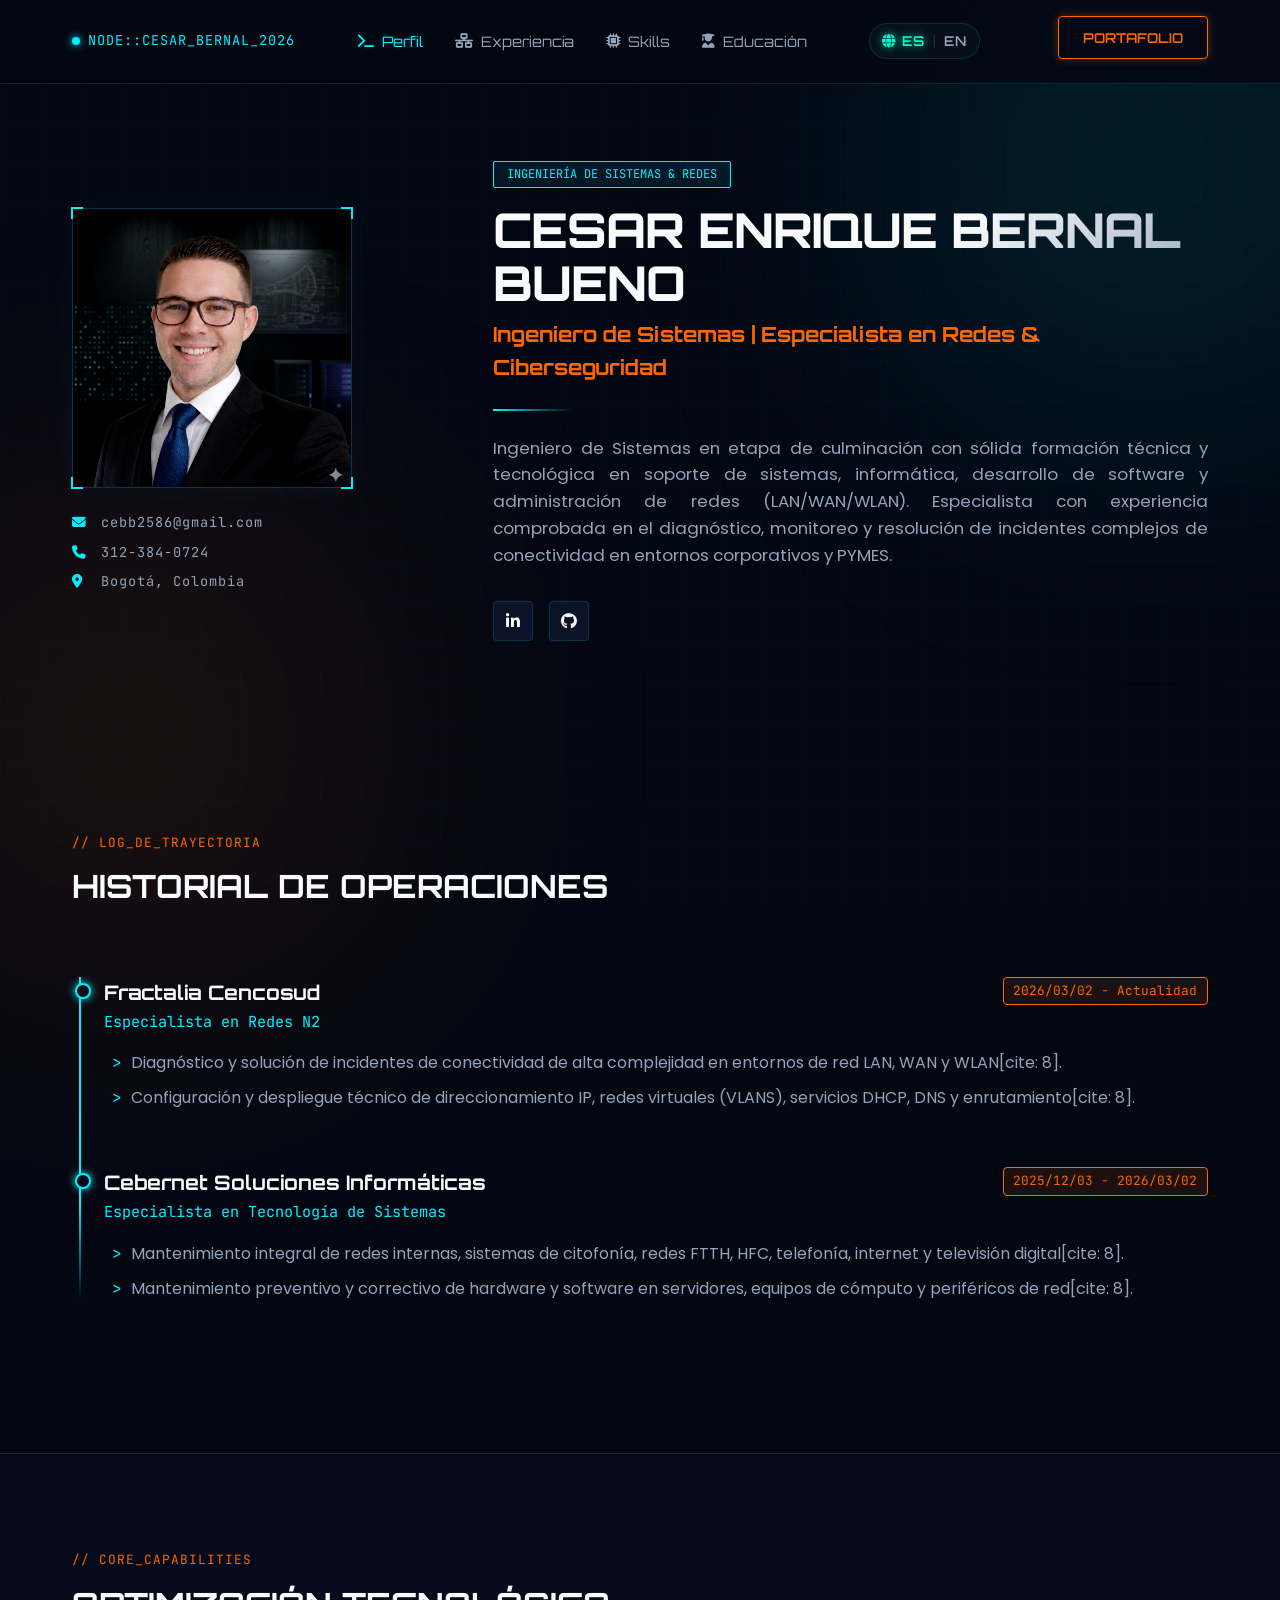
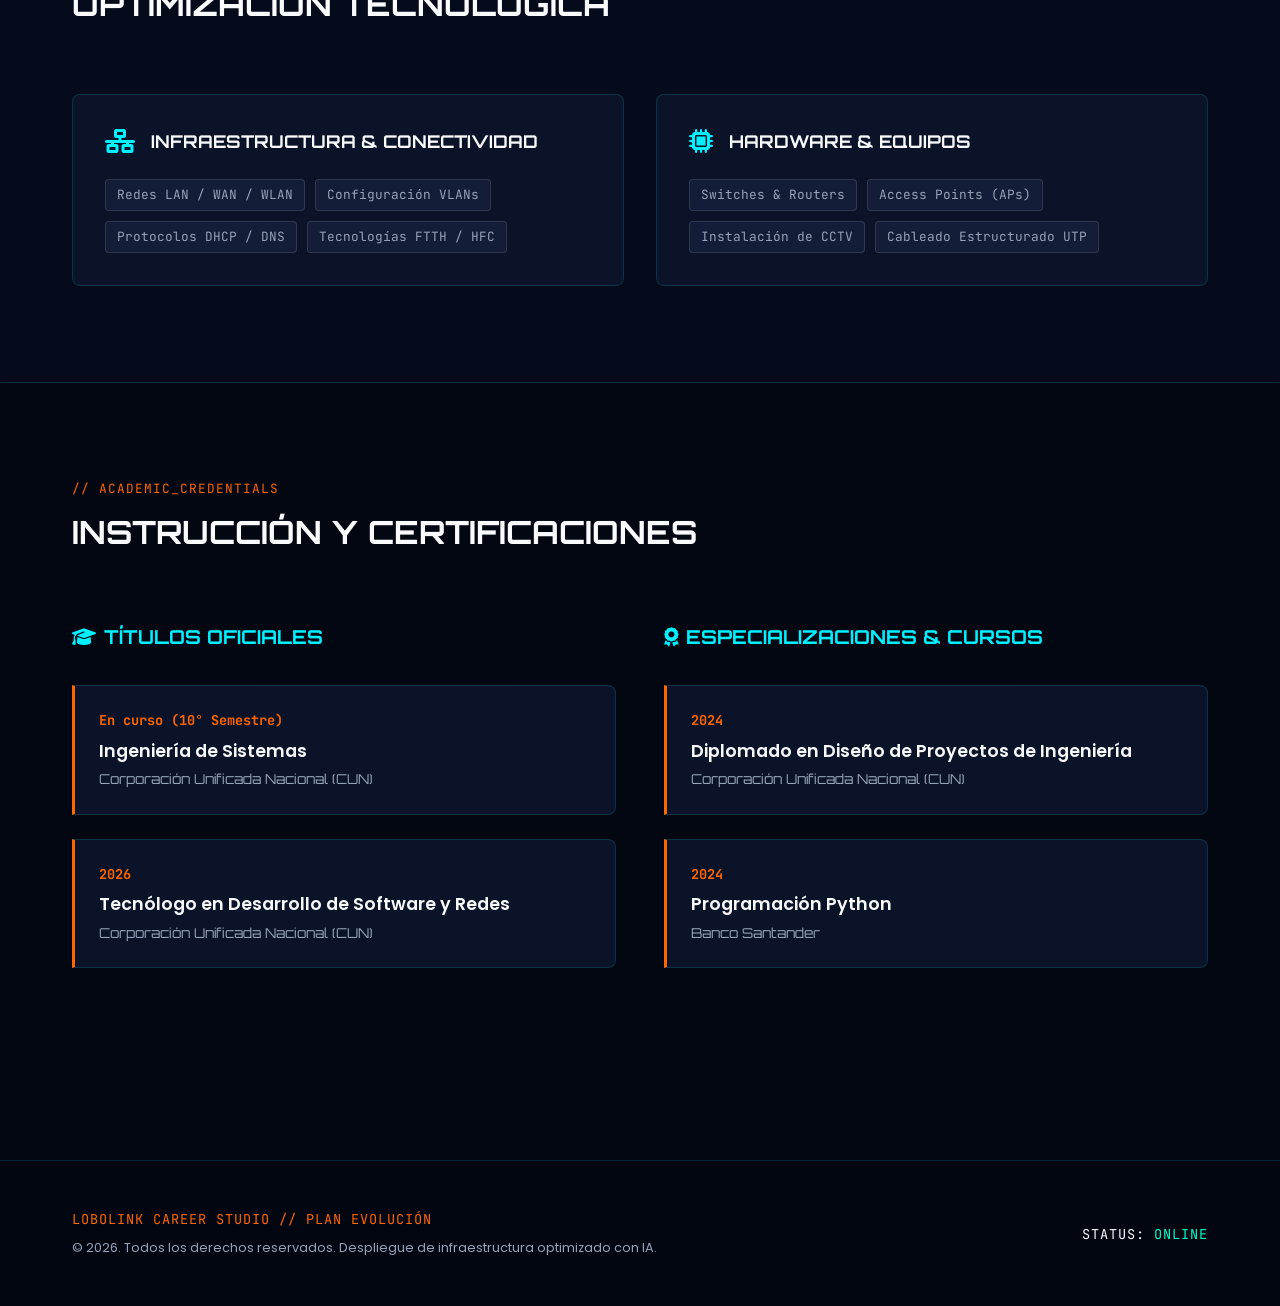
<file: index.html>
<!DOCTYPE html>
<html lang="es">
<head>
    <meta charset="UTF-8">
    <meta name="viewport" content="width=device-width, initial-scale=1.0">
    <title>Portafolio Profesional | Ecosistema de Ingeniería</title>
    
    <link rel="preconnect" href="https://fonts.googleapis.com">
    <link rel="preconnect" href="https://fonts.gstatic.com" crossorigin>
    <link href="https://fonts.googleapis.com/css2?family=Orbitron:wght@400;600;800&family=Poppins:wght@300;400;500;700&family=JetBrains+Mono:wght@400;700&display=swap" rel="stylesheet">
    <link rel="stylesheet" href="https://cdnjs.cloudflare.com/ajax/libs/font-awesome/6.4.0/css/all.min.css">
    <link rel="icon" type="image/png" href="image/logo.png">
    <link rel="stylesheet" href="css/styles.css">
</head>
<body>

    <div class="cyber-grid-overlay"></div>
    <div class="neon-glow-sphere sphere-1"></div>
    <div class="neon-glow-sphere sphere-2"></div>

    <header class="cyber-header">
        <div class="container header-flex">
            <div class="system-status">
                <span class="status-blink"></span>
                <span class="mono-text" id="sys-id">NODE::CESAR_BERNAL_2026</span>
            </div>
            <nav class="cyber-nav">
                <ul>
                    <li><a href="#perfil" class="nav-link active"><i class="fa-solid fa-terminal"></i> Perfil</a></li>
                    <li><a href="#experiencia" class="nav-link"><i class="fa-solid fa-network-wired"></i> Experiencia</a></li>
                    <li><a href="#habilidades" class="nav-link"><i class="fa-solid fa-microchip"></i> Skills</a></li>
                    <li><a href="#educacion" class="nav-link"><i class="fa-solid fa-user-graduate"></i> Educación</a></li>
                </ul>
            </nav>
            
            <div class="lang-selector-cyber">
                <a href="index.html" class="lang-btn active"><i class="fa-solid fa-globe"></i> ES</a>
                <span class="lang-separator">|</span>
                <a href="index-en.html" class="lang-btn">EN</a>
            </div>
            
            <div class="contact-cta">
                <a id="portfolio-top-link" href="portafolio.html" class="btn-neon-action">
                    <span>PORTAFOLIO</span>
                </a>
            </div>
        </div>
    </header>

    <section id="perfil" class="hero-cyber-sector">
        <div class="container hero-grid">
            <div class="profile-frame-wrapper">
                <div class="cyber-avatar-frame">
                    <img id="client-avatar" src="image/perfil.PNG" alt="Cesar Bernal Bueno" class="profile-avatar">
                    <div class="corner-element top-left"></div>
                    <div class="corner-element top-right"></div>
                    <div class="corner-element bottom-left"></div>
                    <div class="corner-element bottom-right"></div>
                </div>
                <div class="profile-comms">
                    <p class="mono-text"><i class="fa-solid fa-envelope"></i> <span id="client-email">...</span></p>
                    <p class="mono-text"><i class="fa-solid fa-phone"></i> <span id="client-phone">...</span></p>
                    <p class="mono-text"><i class="fa-solid fa-location-dot"></i> <span id="client-location">...</span></p>
                </div>
            </div>
            <div class="hero-text-content">
                <span class="cyber-badge" id="client-badge">INGENIERÍA DE SISTEMAS & REDES</span>
                <h1 id="client-name" class="tech-title">LOADING_NAME...</h1>
                <h2 id="client-title" class="sub-tech-title">LOADING_SPECIALIZATION...</h2>
                <div class="cyber-divider"></div>
                <p id="client-summary" class="profile-summary-p">
                    Cargando núcleo del perfil laboral del candidato desde el repositorio central de LoboLink...
                </p>
                <div class="social-cyber-hub">
                    <a id="client-linkedin" href="#" target="_blank" rel="noopener noreferrer" class="social-icon-btn"><i class="fa-brands fa-linkedin-in"></i></a>
                    <a id="client-github" href="#" target="_blank" rel="noopener noreferrer" class="social-icon-btn"><i class="fa-brands fa-github"></i></a>
                </div>
            </div>
        </div>
    </section>

    <section id="experiencia" class="cyber-section">
        <div class="container">
            <div class="section-heading-cyber">
                <div class="pre-title mono-text">// LOG_DE_TRAYECTORIA</div>
                <h2 class="tech-title-section">Historial de Operaciones</h2>
            </div>
            
            <div id="experience-timeline" class="timeline-cyber-wrapper"></div>
        </div>
    </section>

    <section id="habilidades" class="cyber-section alternative-bg">
        <div class="container">
            <div class="section-heading-cyber">
                <div class="pre-title mono-text">// CORE_CAPABILITIES</div>
                <h2 class="tech-title-section">Optimización Tecnológica</h2>
            </div>
            
            <div id="skills-grid" class="skills-cyber-grid"></div>
        </div>
    </section>

    <section id="educacion" class="cyber-section">
        <div class="container">
            <div class="section-heading-cyber">
                <div class="pre-title mono-text">// ACADEMIC_CREDENTIALS</div>
                <h2 class="tech-title-section">Instrucción y Certificaciones</h2>
            </div>
            
            <div class="education-dual-grid">
                <div>
                    <h3 class="block-title-cyber"><i class="fa-solid fa-graduation-cap"></i> Títulos Oficiales</h3>
                    <div id="education-container" class="cards-stack-cyber"></div>
                </div>
                <div>
                    <h3 class="block-title-cyber"><i class="fa-solid fa-award"></i> Especializaciones & Cursos</h3>
                    <div id="certifications-container" class="cards-stack-cyber"></div>
                </div>
            </div>
        </div>
    </section>

    <footer class="cyber-footer">
        <div class="container footer-flex-cyber">
            <div class="footer-brand-tech">
                <p class="mono-text">LOBOLINK CAREER STUDIO // PLAN EVOLUCIÓN</p>
                <p class="copyright-text">&copy; 2026. Todos los derechos reservados. Despliegue de infraestructura optimizado con IA.</p>
            </div>
            <div class="system-clock-box">
                <span class="mono-text">STATUS: <span style="color: #00ffcc;">ONLINE</span></span>
            </div>
        </div>
    </footer>

    <script src="js/script.js"></script>
</body>
</html>
</file>
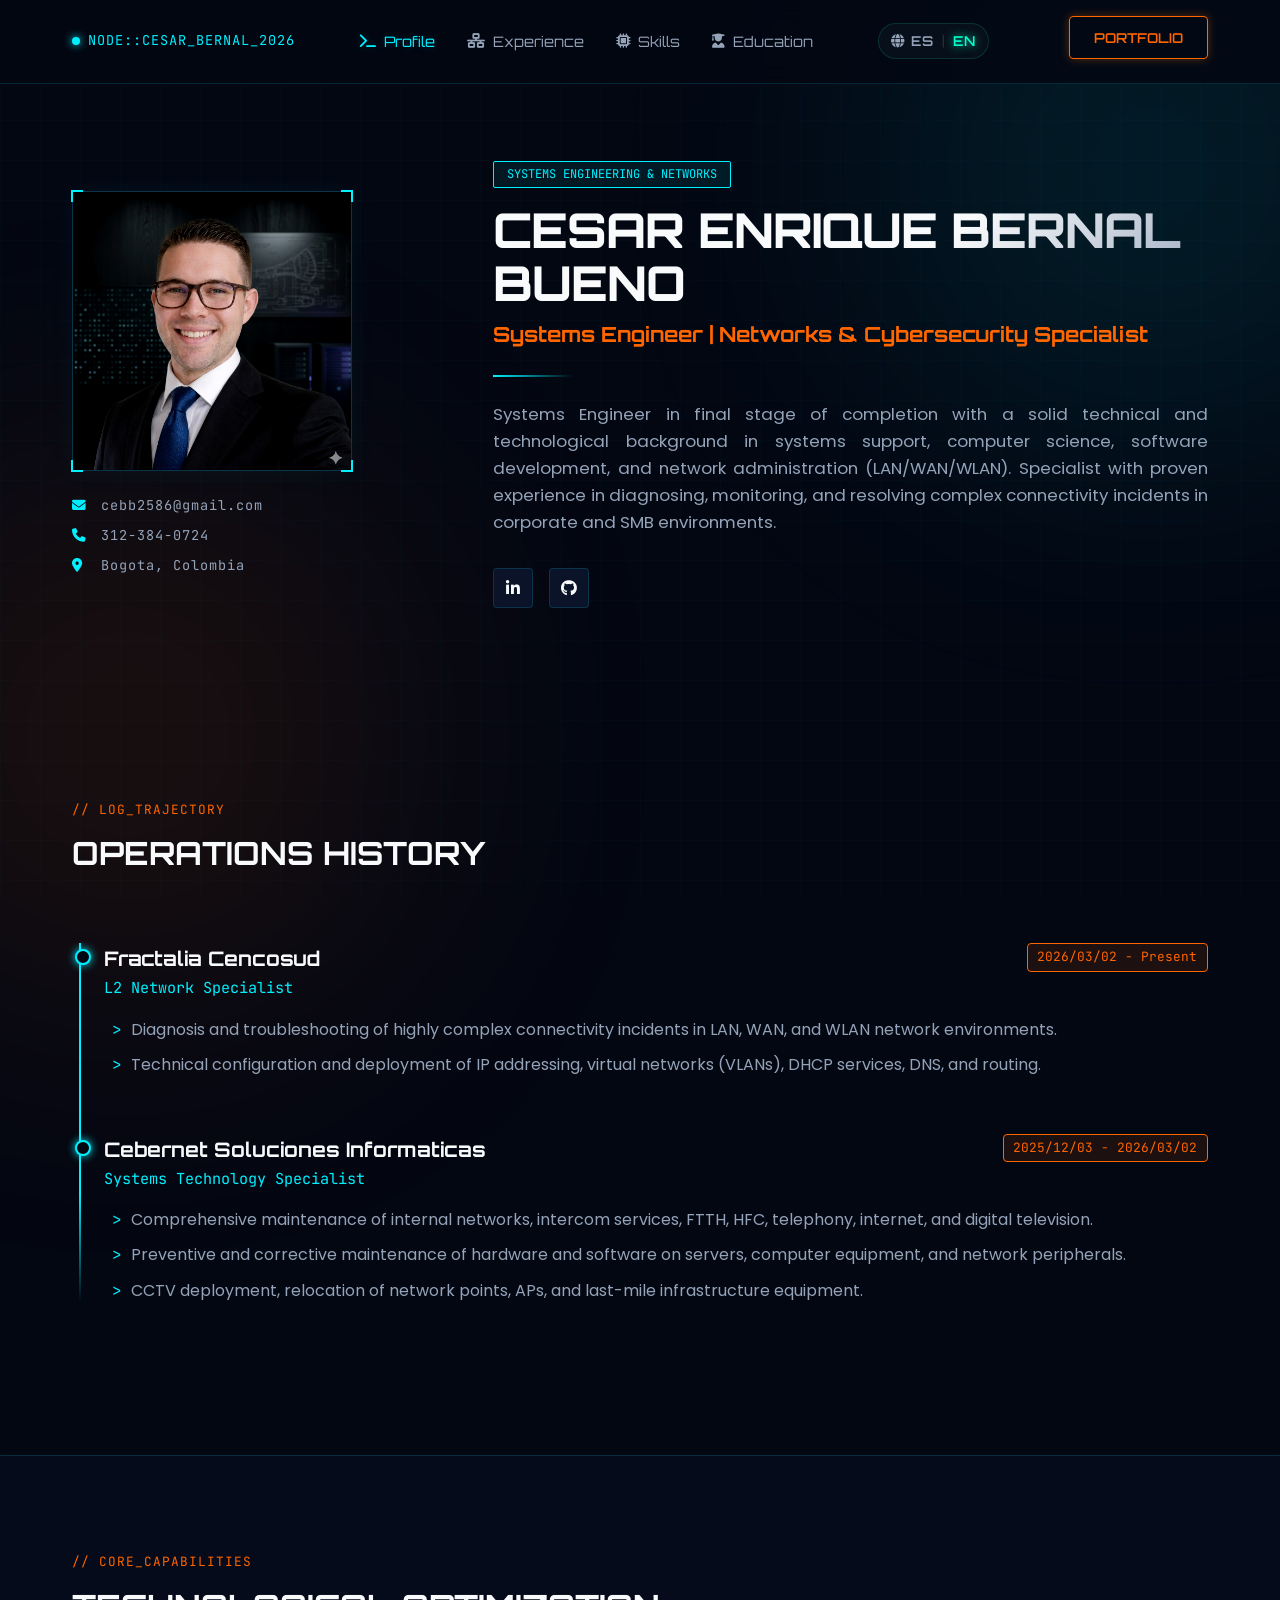
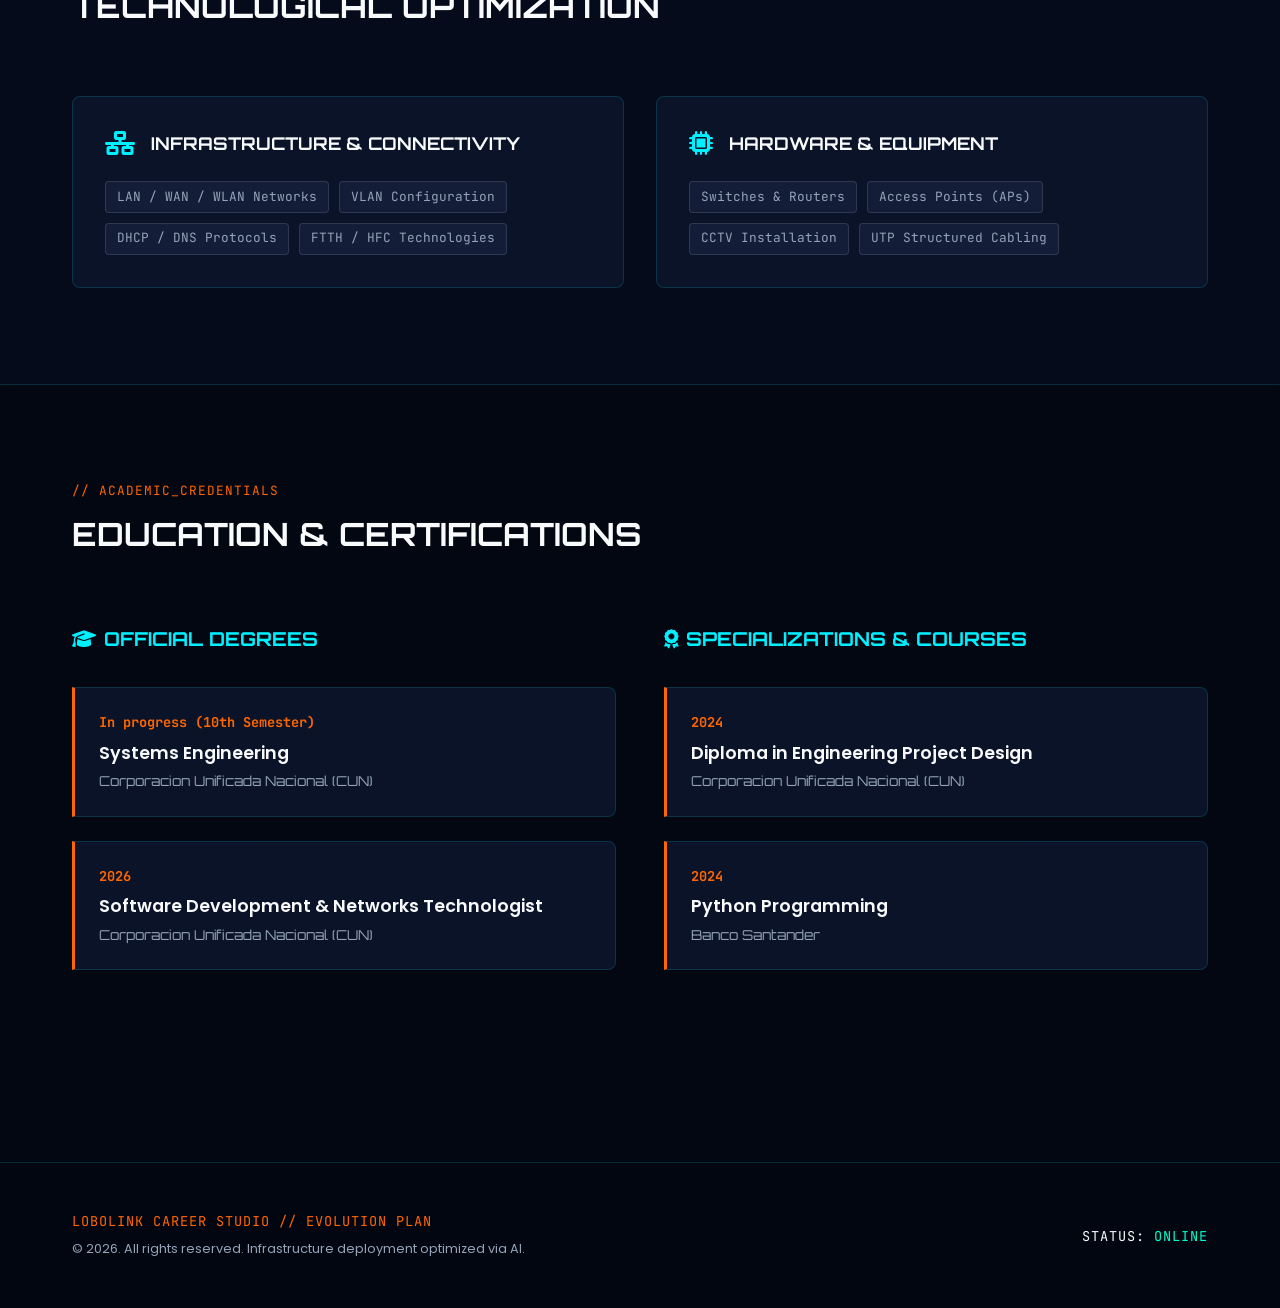
<file: index-en.html>
<!DOCTYPE html>
<html lang="en">
<head>
    <meta charset="UTF-8">
    <meta name="viewport" content="width=device-width, initial-scale=1.0">
    <title>Professional Portfolio | Engineering Ecosystem</title>
    
    <link rel="preconnect" href="https://fonts.googleapis.com">
    <link rel="preconnect" href="https://fonts.gstatic.com" crossorigin>
    <link href="https://fonts.googleapis.com/css2?family=Orbitron:wght@400;600;800&family=Poppins:wght@300;400;500;700&family=JetBrains+Mono:wght@400;700&display=swap" rel="stylesheet">
    
    <link rel="stylesheet" href="https://cdnjs.cloudflare.com/ajax/libs/font-awesome/6.4.0/css/all.min.css">
    
    <link rel="icon" type="image/png" href="image/logo.png">
    <link rel="stylesheet" href="css/styles.css">
</head>
<body>

    <div class="cyber-grid-overlay"></div>
    <div class="neon-glow-sphere sphere-1"></div>
    <div class="neon-glow-sphere sphere-2"></div>

    <header class="cyber-header">
        <div class="container header-flex">
            <div class="system-status">
                <span class="status-blink"></span>
                <span class="mono-text" id="sys-id">NODE::CESAR_BERNAL_2026</span>
            </div>
            <nav class="cyber-nav">
                <ul>
                    <li><a href="#perfil" class="nav-link active"><i class="fa-solid fa-terminal"></i> Profile</a></li>
                    <li><a href="#experiencia" class="nav-link"><i class="fa-solid fa-network-wired"></i> Experience</a></li>
                    <li><a href="#habilidades" class="nav-link"><i class="fa-solid fa-microchip"></i> Skills</a></li>
                    <li><a href="#educacion" class="nav-link"><i class="fa-solid fa-user-graduate"></i> Education</a></li>
                </ul>
            </nav>

            <div class="lang-selector-cyber">
                <a href="index.html" class="lang-btn"><i class="fa-solid fa-globe"></i> ES</a>
                <span class="lang-separator">|</span>
                <a href="index-en.html" class="lang-btn active">EN</a>
            </div>

            <div class="contact-cta">
                <a id="portfolio-top-link" href="portafolio-en.html" class="btn-neon-action">
                    <span>PORTFOLIO</span>
                </a>
            </div>
        </div>
    </header>

    <section id="perfil" class="hero-cyber-sector">
        <div class="container hero-grid">
            <div class="profile-frame-wrapper">
                <div class="cyber-avatar-frame">
                    <img id="client-avatar" src="image/perfil.PNG" alt="Cesar Bernal Bueno" class="profile-avatar">
                    <div class="corner-element top-left"></div>
                    <div class="corner-element top-right"></div>
                    <div class="corner-element bottom-left"></div>
                    <div class="corner-element bottom-right"></div>
                </div>
                <div class="profile-comms">
                    <p class="mono-text"><i class="fa-solid fa-envelope"></i> <span id="client-email">...</span></p>
                    <p class="mono-text"><i class="fa-solid fa-phone"></i> <span id="client-phone">...</span></p>
                    <p class="mono-text"><i class="fa-solid fa-location-dot"></i> <span id="client-location">...</span></p>
                </div>
            </div>
            <div class="hero-text-content">
                <span class="cyber-badge" id="client-badge">SYSTEMS ENGINEERING & NETWORKS</span>
                <h1 id="client-name" class="tech-title">LOADING_NAME...</h1>
                <h2 id="client-title" class="sub-tech-title">LOADING_SPECIALIZATION...</h2>
                <div class="cyber-divider"></div>
                <p id="client-summary" class="profile-summary-p">
                    Loading core profile parameters from LoboLink central repository...
                </p>
                <div class="social-cyber-hub">
                    <a id="client-linkedin" href="#" target="_blank" rel="noopener noreferrer" class="social-icon-btn"><i class="fa-brands fa-linkedin-in"></i></a>
                    <a id="client-github" href="#" target="_blank" rel="noopener noreferrer" class="social-icon-btn"><i class="fa-brands fa-github"></i></a>
                </div>
            </div>
        </div>
    </section>

    <section id="experiencia" class="cyber-section">
        <div class="container">
            <div class="section-heading-cyber">
                <div class="pre-title mono-text">// LOG_TRAJECTORY</div>
                <h2 class="tech-title-section">Operations History</h2>
            </div>
            
            <div id="experience-timeline" class="timeline-cyber-wrapper"></div>
        </div>
    </section>

    <section id="habilidades" class="cyber-section alternative-bg">
        <div class="container">
            <div class="section-heading-cyber">
                <div class="pre-title mono-text">// CORE_CAPABILITIES</div>
                <h2 class="tech-title-section">Technological Optimization</h2>
            </div>
            
            <div id="skills-grid" class="skills-cyber-grid"></div>
        </div>
    </section>

    <section id="educacion" class="cyber-section">
        <div class="container">
            <div class="section-heading-cyber">
                <div class="pre-title mono-text">// ACADEMIC_CREDENTIALS</div>
                <h2 class="tech-title-section">Education & Certifications</h2>
            </div>
            
            <div class="education-dual-grid">
                <div>
                    <h3 class="block-title-cyber"><i class="fa-solid fa-graduation-cap"></i> Official Degrees</h3>
                    <div id="education-container" class="cards-stack-cyber"></div>
                </div>
                <div>
                    <h3 class="block-title-cyber"><i class="fa-solid fa-award"></i> Specializations & Courses</h3>
                    <div id="certifications-container" class="cards-stack-cyber"></div>
                </div>
            </div>
        </div>
    </section>

    <footer class="cyber-footer">
        <div class="container footer-flex-cyber">
            <div class="footer-brand-tech">
                <p class="mono-text">LOBOLINK CAREER STUDIO // EVOLUTION PLAN</p>
                <p class="copyright-text">&copy; 2026. All rights reserved. Infrastructure deployment optimized via AI.</p>
            </div>
            <div class="system-clock-box">
                <span class="mono-text">STATUS: <span style="color: #00ffcc;">ONLINE</span></span>
            </div>
        </div>
    </footer>

    <script src="js/script.js"></script>
</body>
</html>
</file>
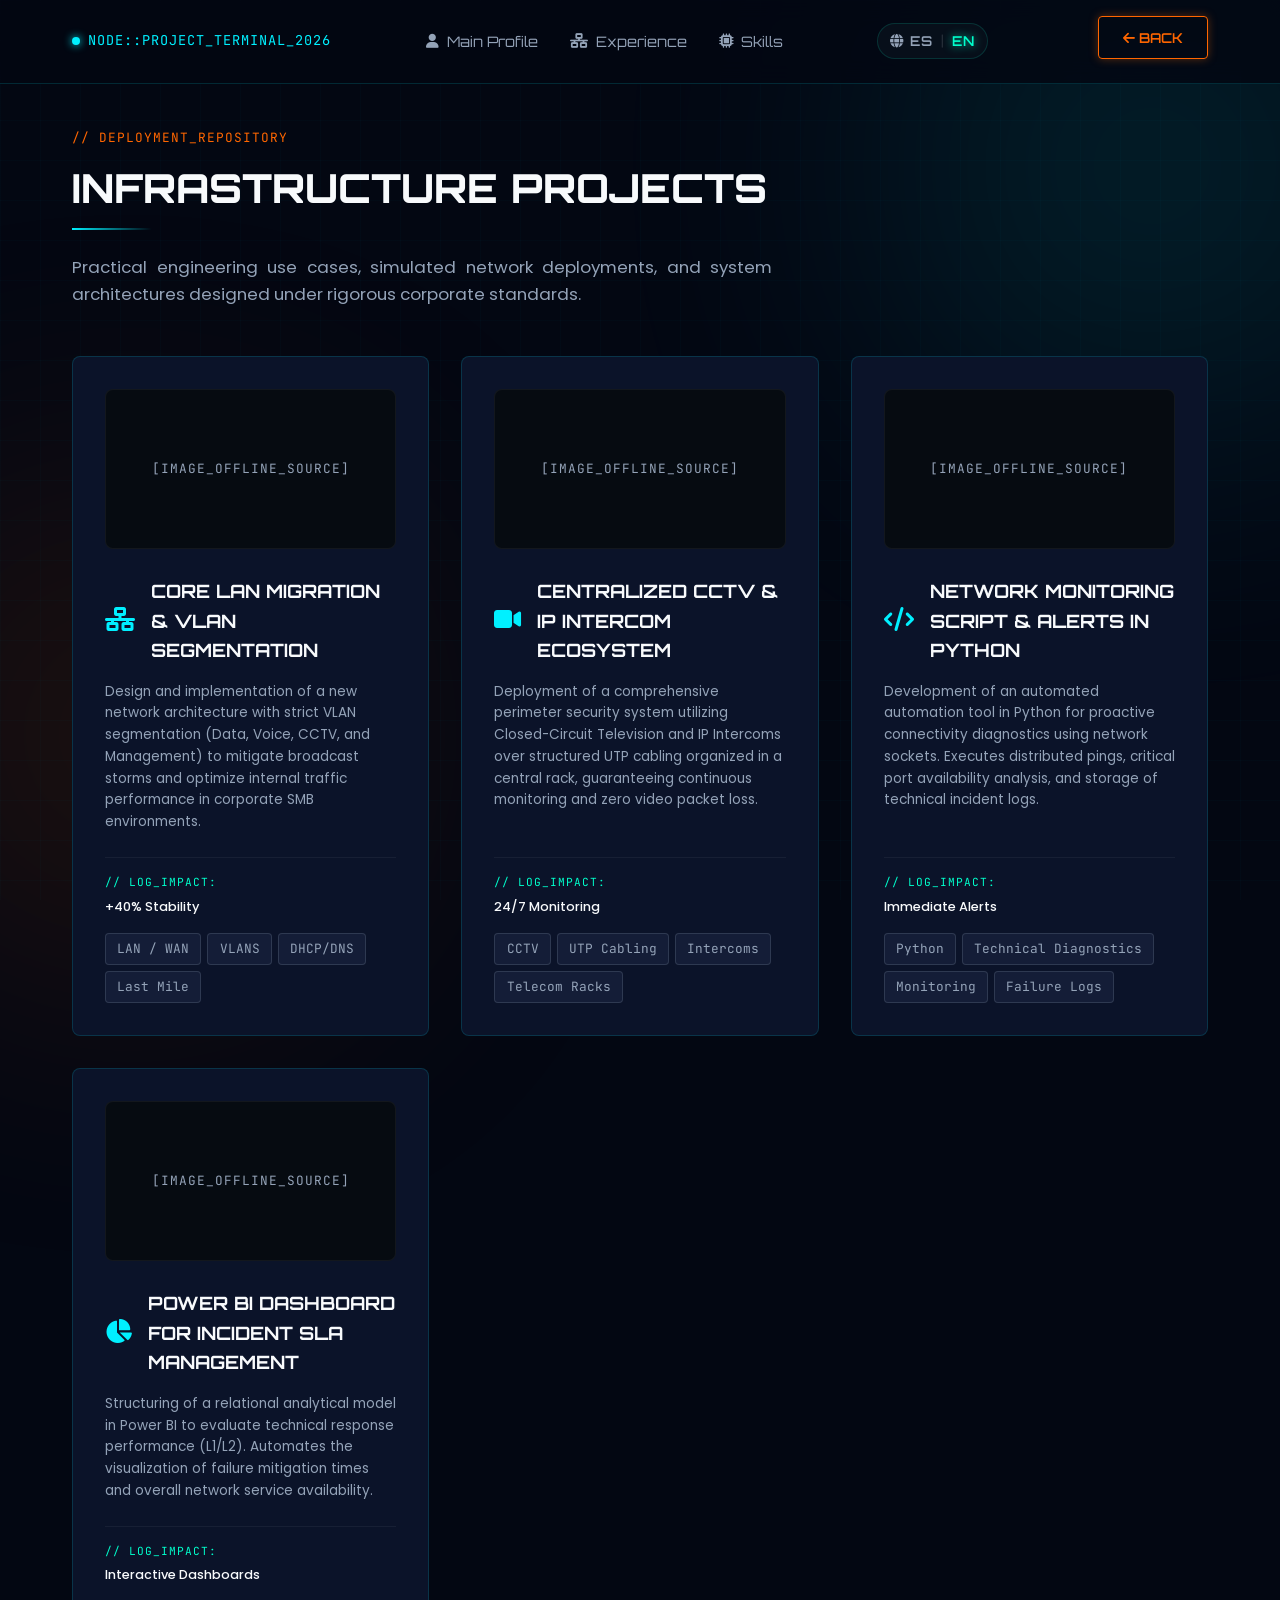
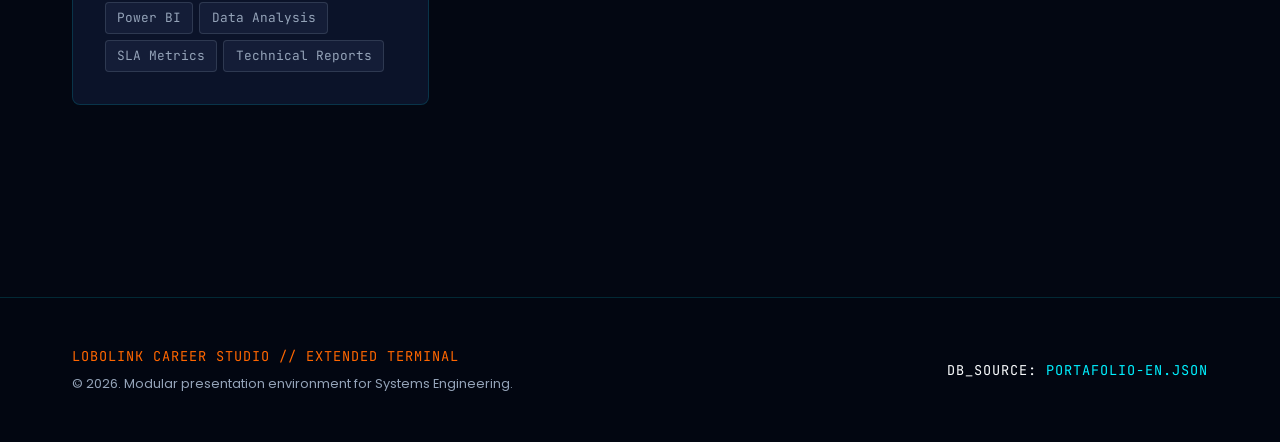
<file: portafolio-en.html>
<!DOCTYPE html>
<html lang="en">
<head>
    <meta charset="UTF-8">
    <meta name="viewport" content="width=device-width, initial-scale=1.0">
    <title>Project Terminal | Advanced Portfolio</title>
    
    <!-- Ecosystem Fonts & Icons -->
    <link rel="preconnect" href="https://fonts.googleapis.com">
    <link rel="preconnect" href="https://fonts.gstatic.com" crossorigin>
    <link href="https://fonts.googleapis.com/css2?family=Orbitron:wght@400;600;800&family=Poppins:wght@300;400;500;700&family=JetBrains+Mono:wght@400;700&display=swap" rel="stylesheet">
    <link rel="stylesheet" href="https://cdnjs.cloudflare.com/ajax/libs/font-awesome/6.4.0/css/all.min.css">
    <link rel="icon" type="image/png" href="/image/logo.png">
    <!-- Global Styles Inheritance -->
    <link rel="stylesheet" href="css/styles.css">
</head>
<body>

    <!-- Ambient Layers & Dynamic Glow Spheres -->
    <div class="cyber-grid-overlay"></div>
    <div class="neon-glow-sphere sphere-1"></div>
    <div class="neon-glow-sphere sphere-2"></div>

    <!-- HEADER / CONTROL LAYER NAVIGATION -->
    <header class="cyber-header">
        <div class="container header-flex">
            <div class="system-status">
                <span class="status-blink"></span>
                <span class="mono-text">NODE::PROJECT_TERMINAL_2026</span>
            </div>
            <nav class="cyber-nav">
                <ul>
                    <!-- Clean redirection to the English main index using absolute anchors -->
                    <li><a href="index-en.html#perfil" class="nav-link"><i class="fa-solid fa-user"></i> Main Profile</a></li>
                    <li><a href="index-en.html#experiencia" class="nav-link"><i class="fa-solid fa-network-wired"></i> Experience</a></li>
                    <li><a href="index-en.html#habilidades" class="nav-link"><i class="fa-solid fa-microchip"></i> Skills</a></li>
                </ul>
            </nav>

            <!-- MULTILANGUAGE SELECTOR - EN ACTIVE -->
            <div class="lang-selector-cyber">
                <a href="portafolio.html" class="lang-btn"><i class="fa-solid fa-globe"></i> ES</a>
                <span class="lang-separator">|</span>
                <a href="portafolio-en.html" class="lang-btn active">EN</a>
            </div>

            <div class="contact-cta">
                <a href="index-en.html" class="btn-neon-action">
                    <span><i class="fa-solid fa-arrow-left"></i> BACK</span>
                </a>
            </div>
        </div>
    </header>

    <!-- MAIN SECTOR: FICTIONAL PROJECTS GALLERY -->
    <main class="hero-cyber-sector" style="padding-top: 8rem;">
        <div class="container">
            
            <!-- Project Section Heading -->
            <div class="section-heading-cyber" style="margin-bottom: 3rem;">
                <div class="pre-title mono-text">// DEPLOYMENT_REPOSITORY</div>
                <h1 class="tech-title" style="font-size: 2.5rem; margin-bottom: 0.5rem;">Infrastructure Projects</h1>
                <div class="cyber-divider"></div>
                <p class="profile-summary-p" style="max-width: 700px;">
                    Practical engineering use cases, simulated network deployments, and system architectures designed under rigorous corporate standards.
                </p>
            </div>

            <!-- Dynamic Container for Project Cards -->
            <div id="portfolio-grid" class="skills-cyber-grid">
                <!-- JavaScript will asynchronously inject the project cards here -->
                <div class="mono-text" style="color: var(--neon-cyan);">[INITIALIZING_PROJECT_REPOSITORY...]</div>
            </div>

        </div>
    </main>

    <!-- FOOTER TERMINAL -->
    <footer class="cyber-footer">
        <div class="container footer-flex-cyber">
            <div class="footer-brand-tech">
                <p class="mono-text">LOBOLINK CAREER STUDIO // EXTENDED TERMINAL</p>
                <p class="copyright-text">&copy; 2026. Modular presentation environment for Systems Engineering.</p>
            </div>
            <div class="system-clock-box">
                <span class="mono-text">DB_SOURCE: <span style="color: var(--neon-cyan);">PORTAFOLIO-EN.JSON</span></span>
            </div>
        </div>
    </footer>

    <!-- Inline script to force the engine to read the English JSON -->
    <script>
        document.addEventListener("DOMContentLoaded", () => {
            const PORTFOLIO_DATA_URL = "data/portafolio-en.json";
            fetchPortfolioData(PORTFOLIO_DATA_URL);
        });
    </script>
    <!-- Modular script for asynchronous rendering and animations -->
    <script src="js/portfolio_engine.js"></script>
</body>
</html>
</file>
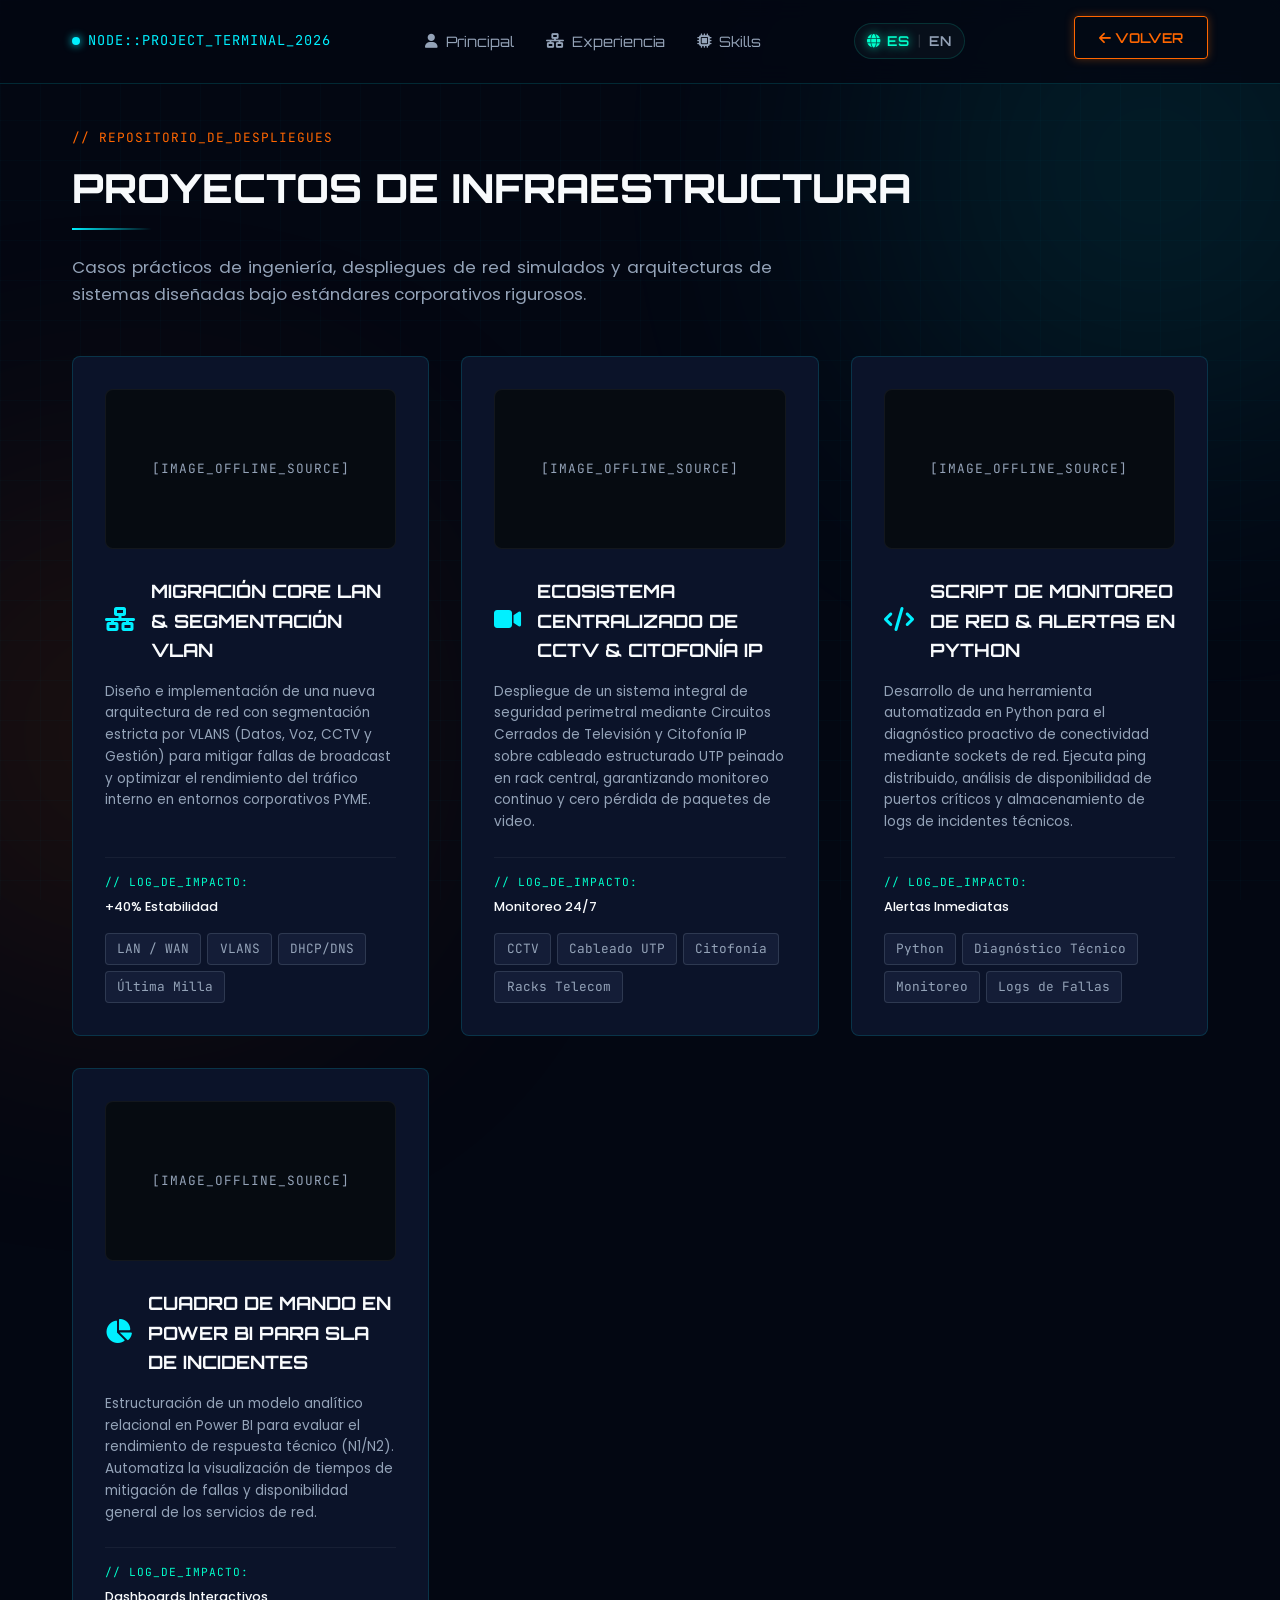
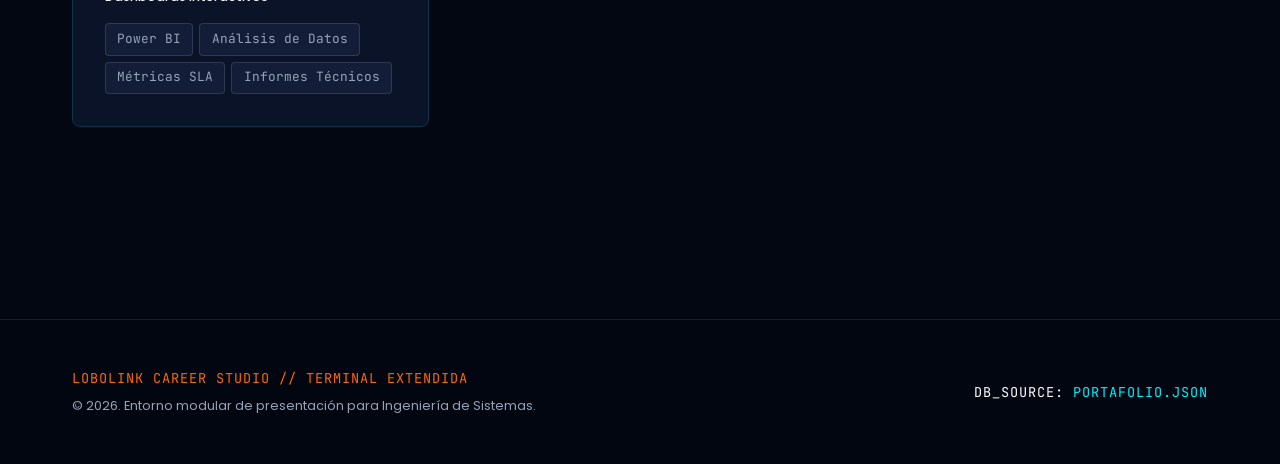
<file: portafolio.html>
<!DOCTYPE html>
<html lang="es">
<head>
    <meta charset="UTF-8">
    <meta name="viewport" content="width=device-width, initial-scale=1.0">
    <title>Terminal de Proyectos | Portafolio Avanzado</title>
    
    <link rel="preconnect" href="https://fonts.googleapis.com">
    <link rel="preconnect" href="https://fonts.gstatic.com" crossorigin>
    <link href="https://fonts.googleapis.com/css2?family=Orbitron:wght@400;600;800&family=Poppins:wght@300;400;500;700&family=JetBrains+Mono:wght@400;700&display=swap" rel="stylesheet">
    <link rel="stylesheet" href="https://cdnjs.cloudflare.com/ajax/libs/font-awesome/6.4.0/css/all.min.css">
    <link rel="icon" type="image/png" href="/image/logo.png">
    <link rel="stylesheet" href="css/styles.css">
</head>
<body>

    <div class="cyber-grid-overlay"></div>
    <div class="neon-glow-sphere sphere-1"></div>
    <div class="neon-glow-sphere sphere-2"></div>

    <header class="cyber-header">
        <div class="container header-flex">
            <div class="system-status">
                <span class="status-blink"></span>
                <span class="mono-text">NODE::PROJECT_TERMINAL_2026</span>
            </div>
            <nav class="cyber-nav">
                <ul>
                    <li><a href="index.html#perfil" class="nav-link"><i class="fa-solid fa-user"></i> Principal</a></li>
                    <li><a href="index.html#experiencia" class="nav-link"><i class="fa-solid fa-network-wired"></i> Experiencia</a></li>
                    <li><a href="index.html#habilidades" class="nav-link"><i class="fa-solid fa-microchip"></i> Skills</a></li>
                </ul>
            </nav>
            <div class="lang-selector-cyber">
    <a href="portafolio.html" class="lang-btn active"><i class="fa-solid fa-globe"></i> ES</a>
    <span class="lang-separator">|</span>
    <a href="portafolio-en.html" class="lang-btn">EN</a>
</div>
            <div class="contact-cta">
                <a href="index.html" class="btn-neon-action">
                    <span><i class="fa-solid fa-arrow-left"></i> VOLVER</span>
                </a>
            </div>
        </div>
    </header>

    <main class="hero-cyber-sector" style="padding-top: 8rem;">
        <div class="container">
            
            <div class="section-heading-cyber" style="margin-bottom: 3rem;">
                <div class="pre-title mono-text">// REPOSITORIO_DE_DESPLIEGUES</div>
                <h1 class="tech-title" style="font-size: 2.5rem; margin-bottom: 0.5rem;">Proyectos de Infraestructura</h1>
                <div class="cyber-divider"></div>
                <p class="profile-summary-p" style="max-width: 700px;">
                    Casos prácticos de ingeniería, despliegues de red simulados y arquitecturas de sistemas diseñadas bajo estándares corporativos rigurosos.
                </p>
            </div>

            <div id="portfolio-grid" class="skills-cyber-grid">
                <div class="mono-text" style="color: var(--neon-cyan);">[INICIALIZANDO_REPOSITORIO_DE_PROYECTOS...]</div>
            </div>

        </div>
    </main>

    <footer class="cyber-footer">
        <div class="container footer-flex-cyber">
            <div class="footer-brand-tech">
                <p class="mono-text">LOBOLINK CAREER STUDIO // TERMINAL EXTENDIDA</p>
                <p class="copyright-text">&copy; 2026. Entorno modular de presentación para Ingeniería de Sistemas.</p>
            </div>
            <div class="system-clock-box">
                <span class="mono-text">DB_SOURCE: <span style="color: var(--neon-cyan);">PORTAFOLIO.JSON</span></span>
            </div>
        </div>
    </footer>

    <script src="js/portfolio_engine.js"></script>
</body>
</html>
</file>
<file: css/styles.css>
/* ==========================================================================
   VARIABLES DEL SISTEMA (PALETA NEÓN & CONFIGURACIÓN FUTURISTA)
   ========================================================================== */
:root {
    /* Fondos Oscuros Profundos */
    --bg-cyber-dark: #030712;
    --bg-cyber-card: #0b1329;
    --bg-cyber-hover: #1c2541;
    
    /* Iluminación de Neón (Colores Primarios de Acción) */
    --neon-cyan: #00f0ff;
    --neon-cyan-glow: rgba(0, 240, 255, 0.25);
    --neon-orange: #ff6600;
    --neon-orange-glow: rgba(255, 102, 0, 0.35);
    
    /* Tipografía y Textos */
    --text-main: #f8fafc;
    --text-muted: #94a3b8;
    --font-tech: 'Orbitron', sans-serif;
    --font-body: 'Poppins', sans-serif;
    --font-mono: 'JetBrains Mono', monospace;
    
    /* Estructurales */
    --cyber-border: 1px solid rgba(0, 240, 255, 0.15);
    --cyber-radius: 8px;
    --transition-cyber: all 0.4s cubic-bezier(0.16, 1, 0.3, 1);
}

/* ==========================================================================
   RESET & ESTILOS BASE (NÚCLEO DEL SISTEMA)
   ========================================================================== */
* {
    margin: 0;
    padding: 0;
    box-sizing: border-box;
    scroll-behavior: smooth;
}

body {
    background-color: var(--bg-cyber-dark);
    color: var(--text-main);
    font-family: var(--font-body);
    line-height: 1.6;
    overflow-x: hidden;
    position: relative;
}

.container {
    width: 100%;
    max-width: 1200px;
    margin: 0 auto;
    padding: 0 2rem;
}

/* Clases Utilitarias de Texto */
.mono-text {
    font-family: var(--font-mono);
    font-size: 0.85rem;
    letter-spacing: 1px;
}

.tech-title {
    font-family: var(--font-tech);
    font-weight: 800;
    text-transform: uppercase;
}

/* ==========================================================================
   CAPAS DE AMBIENTACIÓN NEÓN (FONDO DINÁMICO)
   ========================================================================== */
.cyber-grid-overlay {
    position: fixed;
    top: 0;
    left: 0;
    width: 100%;
    height: 100%;
    background-image: 
        linear-gradient(rgba(0, 240, 255, 0.02) 1px, transparent 1px),
        linear-gradient(90deg, rgba(0, 240, 255, 0.02) 1px, transparent 1px);
    background-size: 40px 40px;
    z-index: -2;
    pointer-events: none;
}

.neon-glow-sphere {
    position: fixed;
    width: 40vw;
    height: 40vw;
    border-radius: 50%;
    filter: blur(140px);
    z-index: -1;
    opacity: 0.12;
    pointer-events: none;
}

.sphere-1 {
    top: -10%;
    right: -10%;
    background: var(--neon-cyan);
}

.sphere-2 {
    bottom: -10%;
    left: -10%;
    background: var(--neon-orange);
}

/* ==========================================================================
   HEADER / NAVEGACIÓN CAPA DE CONTROL
   ========================================================================== */
.cyber-header {
    position: fixed;
    top: 0;
    left: 0;
    width: 100%;
    z-index: 100;
    background: rgba(3, 7, 18, 0.8);
    backdrop-filter: blur(12px);
    border-bottom: var(--cyber-border);
    padding: 1rem 0;
}

.header-flex {
    display: flex;
    justify-content: space-between;
    align-items: center;
}

/* Parpadeo del Estado del Servidor */
.system-status {
    display: flex;
    align-items: center;
    gap: 0.5rem;
    color: var(--neon-cyan);
}

.status-blink {
    width: 8px;
    height: 8px;
    background-color: var(--neon-cyan);
    border-radius: 50%;
    box-shadow: 0 0 8px var(--neon-cyan);
    animation: pulseGlow 2s infinite;
}

.cyber-nav ul {
    display: flex;
    list-style: none;
    gap: 2rem;
}

.nav-link {
    text-decoration: none;
    color: var(--text-muted);
    font-family: var(--font-tech);
    font-size: 0.9rem;
    transition: var(--transition-cyber);
    display: flex;
    align-items: center;
    gap: 0.5rem;
}

.nav-link:hover, .nav-link.active {
    color: var(--neon-cyan);
    text-shadow: 0 0 8px var(--neon-cyan-glow);
}

/* Botón de Acción de Neón */
.btn-neon-action {
    display: inline-block;
    padding: 0.6rem 1.5rem;
    border: 1px solid var(--neon-orange);
    background: transparent;
    color: var(--neon-orange);
    font-family: var(--font-tech);
    font-weight: 600;
    font-size: 0.85rem;
    text-decoration: none;
    border-radius: 4px;
    position: relative;
    overflow: hidden;
    transition: var(--transition-cyber);
    box-shadow: 0 0 10px var(--neon-orange-glow);
}

.btn-neon-action:hover {
    background: var(--neon-orange);
    color: var(--bg-cyber-dark);
    box-shadow: 0 0 20px var(--neon-orange);
    transform: translateY(-2px);
}

/* ==========================================================================
   HERO / PERFIL PRINCIPAL
   ========================================================================== */
.hero-cyber-sector {
    padding: 10rem 0 6rem 0;
}

.hero-grid {
    display: grid;
    grid-template-columns: 1fr 2fr;
    gap: 4rem;
    align-items: center;
}

/* Contenedor del Avatar Estilo Cyberpunk */
.cyber-avatar-frame {
    position: relative;
    width: 280px;
    height: 280px;
    background: var(--bg-cyber-card);
    border: var(--cyber-border);
    box-shadow: 0 0 25px rgba(0, 240, 255, 0.05);
    margin-bottom: 1.5rem;
}

.profile-avatar {
    width: 100%;
    height: 100%;
    object-fit: cover;
    filter: grayscale(20%) contrast(110%);
}

/* Esquinas de Líneas Futuristas */
.corner-element {
    position: absolute;
    width: 12px;
    height: 12px;
    border: 2px solid var(--neon-cyan);
}
.top-left { top: -2px; left: -2px; border-right: none; border-bottom: none; }
.top-right { top: -2px; right: -2px; border-left: none; border-bottom: none; }
.bottom-left { bottom: -2px; left: -2px; border-right: none; border-top: none; }
.bottom-right { bottom: -2px; right: -2px; border-left: none; border-top: none; }

.profile-comms {
    display: flex;
    flex-direction: column;
    gap: 0.5rem;
    color: var(--text-muted);
}

.profile-comms i {
    color: var(--neon-cyan);
    width: 20px;
}

/* Textos e Identidad */
.cyber-badge {
    display: inline-block;
    padding: 0.2rem 0.8rem;
    background: rgba(0, 240, 255, 0.08);
    border: 1px solid var(--neon-cyan);
    color: var(--neon-cyan);
    font-family: var(--font-mono);
    font-size: 0.75rem;
    margin-bottom: 1rem;
    border-radius: 2px;
}

.hero-text-content h1 {
    font-size: 3rem;
    line-height: 1.1;
    margin-bottom: 0.5rem;
    letter-spacing: -1px;
    background: linear-gradient(135deg, var(--text-main) 60%, var(--text-muted));
    -webkit-background-clip: text;
    -webkit-text-fill-color: transparent;
}

.sub-tech-title {
    font-family: var(--font-tech);
    font-size: 1.3rem;
    color: var(--neon-orange);
    margin-bottom: 1.5rem;
}

.cyber-divider {
    width: 80px;
    height: 2px;
    background: linear-gradient(90deg, var(--neon-cyan), transparent);
    margin-bottom: 1.5rem;
}

.profile-summary-p {
    color: var(--text-muted);
    font-size: 1.05rem;
    margin-bottom: 2rem;
    text-align: justify;
}

.social-cyber-hub {
    display: flex;
    gap: 1rem;
}

.social-icon-btn {
    width: 40px;
    height: 40px;
    display: flex;
    align-items: center;
    justify-content: center;
    border: var(--cyber-border);
    background: var(--bg-cyber-card);
    color: var(--text-main);
    text-decoration: none;
    border-radius: 4px;
    transition: var(--transition-cyber);
}

.social-icon-btn:hover {
    color: var(--neon-cyan);
    border-color: var(--neon-cyan);
    box-shadow: 0 0 10px var(--neon-cyan-glow);
    transform: translateY(-3px);
}

/* ==========================================================================
   SECCIONES GENERALES & ENCABEZADOS
   ========================================================================== */
.cyber-section {
    padding: 6rem 0;
}

.alternative-bg {
    background: rgba(11, 19, 41, 0.4);
    border-top: var(--cyber-border);
    border-bottom: var(--cyber-border);
    backdrop-filter: blur(4px);
}

.section-heading-cyber {
    margin-bottom: 4rem;
}

.pre-title {
    color: var(--neon-orange);
    font-size: 0.8rem;
    margin-bottom: 0.5rem;
}

.tech-title-section {
    font-family: var(--font-tech);
    font-size: 2rem;
    text-transform: uppercase;
}

/* ==========================================================================
   LÍNEA DE TIEMPO (EXPERIENCIA LABORAL)
   ========================================================================== */
.timeline-cyber-wrapper {
    position: relative;
    padding-left: 2rem;
}

/* Línea vertical de la línea de tiempo */
.timeline-cyber-wrapper::before {
    content: '';
    position: absolute;
    left: 7px;
    top: 0;
    width: 2px;
    height: 100%;
    background: linear-gradient(to bottom, var(--neon-cyan) 70%, transparent);
}

.timeline-item-cyber {
    position: relative;
    margin-bottom: 3.5rem;
}

/* Nodo de conexión */
.timeline-node {
    position: absolute;
    left: -29px;
    top: 6px;
    width: 16px;
    height: 16px;
    background: var(--bg-cyber-dark);
    border: 2px solid var(--neon-cyan);
    border-radius: 50%;
    box-shadow: 0 0 8px var(--neon-cyan);
    z-index: 2;
}

.timeline-header-block {
    display: flex;
    justify-content: space-between;
    align-items: flex-start;
    flex-wrap: wrap;
    margin-bottom: 1rem;
}

.company-tech {
    font-family: var(--font-tech);
    font-size: 1.25rem;
    color: var(--text-main);
}

.role-tech {
    font-family: var(--font-mono);
    color: var(--neon-cyan);
    font-size: 0.95rem;
}

.period-badge-cyber {
    font-family: var(--font-mono);
    font-size: 0.8rem;
    background: rgba(255, 102, 0, 0.1);
    border: 1px solid var(--neon-orange);
    color: var(--neon-orange);
    padding: 0.2rem 0.6rem;
    border-radius: 4px;
}

.timeline-body-cyber ul {
    list-style: none;
    padding-left: 0.5rem;
}

.timeline-body-cyber li {
    position: relative;
    color: var(--text-muted);
    margin-bottom: 0.6rem;
    padding-left: 1.2rem;
}

/* Viñetas personalizadas estilo prompt de consola */
.timeline-body-cyber li::before {
    content: '>';
    position: absolute;
    left: 0;
    color: var(--neon-cyan);
    font-family: var(--font-mono);
}

/* ==========================================================================
   REJILLA DE HABILIDADES (SKILLS MODULES)
   ========================================================================== */
.skills-cyber-grid {
    display: grid;
    grid-template-columns: repeat(auto-fit, minmax(300px, 1fr));
    gap: 2rem;
}

.skill-module-card {
    background: var(--bg-cyber-card);
    border: var(--cyber-border);
    padding: 2rem;
    border-radius: var(--cyber-radius);
    transition: var(--transition-cyber);
}

.skill-module-card:hover {
    border-color: var(--neon-cyan);
    box-shadow: 0 0 20px rgba(0, 240, 255, 0.08);
    transform: translateY(-5px);
}

.skill-card-header {
    display: flex;
    align-items: center;
    gap: 1rem;
    margin-bottom: 1.5rem;
    color: var(--neon-cyan);
}

.skill-card-header i {
    font-size: 1.5rem;
}

.skill-card-header h3 {
    font-family: var(--font-tech);
    text-transform: uppercase;
    font-size: 1.1rem;
    color: var(--text-main);
}

/* Etiquetas internas de tecnologías */
.skills-tags-container {
    display: flex;
    flex-wrap: wrap;
    gap: 0.6rem;
}

.skill-tag {
    font-family: var(--font-mono);
    font-size: 0.8rem;
    background: rgba(28, 37, 65, 0.6);
    border: 1px solid rgba(148, 163, 184, 0.2);
    color: var(--text-muted);
    padding: 0.3rem 0.7rem;
    border-radius: 4px;
    transition: var(--transition-cyber);
}

.skill-tag:hover {
    border-color: var(--neon-cyan);
    color: var(--text-main);
    background: rgba(0, 240, 255, 0.05);
}

/* ==========================================================================
   ESTRUCTURA DE EDUCACIÓN / TARJETAS
   ========================================================================== */
.education-dual-grid {
    display: grid;
    grid-template-columns: 1fr 1fr;
    gap: 3rem;
}

.block-title-cyber {
    font-family: var(--font-tech);
    color: var(--neon-cyan);
    font-size: 1.2rem;
    text-transform: uppercase;
    margin-bottom: 2rem;
    display: flex;
    align-items: center;
    gap: 0.5rem;
}

.cards-stack-cyber {
    display: flex;
    flex-direction: column;
    gap: 1.5rem;
}

.education-card-cyber {
    background: var(--bg-cyber-card);
    border: var(--cyber-border);
    border-left: 3px solid var(--neon-orange);
    padding: 1.5rem;
    border-radius: 0 var(--cyber-radius) var(--cyber-radius) 0;
    transition: var(--transition-cyber);
}

.education-card-cyber:hover {
    transform: translateX(5px);
    background: var(--bg-cyber-hover);
}

.edu-year {
    font-family: var(--font-mono);
    color: var(--neon-orange);
    font-size: 0.85rem;
    font-weight: 700;
    margin-bottom: 0.3rem;
}

.edu-title {
    font-weight: 600;
    font-size: 1.1rem;
    color: var(--text-main);
    margin-bottom: 0.2rem;
}

.edu-institution {
    font-family: var(--font-tech);
    color: var(--text-muted);
    font-size: 0.85rem;
}

/* ==========================================================================
   FOOTER TERMINAL
   ========================================================================== */
.cyber-footer {
    border-top: var(--cyber-border);
    padding: 3rem 0;
    margin-top: 6rem;
    background: rgba(3, 7, 18, 0.9);
}

.footer-flex-cyber {
    display: flex;
    justify-content: space-between;
    align-items: center;
    flex-wrap: wrap;
    gap: 2rem;
}

.footer-brand-tech {
    color: var(--neon-orange);
}

.copyright-text {
    font-size: 0.8rem;
    color: var(--text-muted);
    margin-top: 0.4rem;
}

/* ==========================================================================
   ANIMACIONES CLAVE Y SOPORTE JAVASCRIPT (REVELACIÓN GRADUAL)
   ========================================================================== */
@keyframes pulseGlow {
    0%, 100% { opacity: 0.6; box-shadow: 0 0 4px var(--neon-cyan); }
    50% { opacity: 1; box-shadow: 0 0 12px var(--neon-cyan); }
}

/* Clases de estado que el JS inyectará al hacer scroll */
.reveal-ready {
    opacity: 0;
    transform: translateY(30px);
    transition: opacity 0.8s cubic-bezier(0.16, 1, 0.3, 1), 
                transform 0.8s cubic-bezier(0.16, 1, 0.3, 1);
}

.reveal-active {
    opacity: 1;
    transform: translateY(0);
}

/* ==========================================================================
   MEDIA QUERIES (SOPORTE MÓVIL Y RESPONSIVO)
   ========================================================================== */
@media (max-width: 968px) {
    .hero-grid {
        grid-template-columns: 1fr;
        gap: 2rem;
        text-align: center;
    }
    
    .cyber-avatar-frame {
        margin: 0 auto 1.5rem auto;
    }
    
    .cyber-divider {
        margin: 1.5rem auto;
    }
    
    .social-cyber-hub {
        justify-content: center;
    }
    
    .education-dual-grid {
        grid-template-columns: 1fr;
        gap: 4rem;
    }
    
    .timeline-header-block {
        flex-direction: column;
        gap: 0.3rem;
    }
    
    .period-badge-cyber {
        align-self: flex-start;
        margin-top: 0.3rem;
    }
}

@media (max-width: 640px) {
    .cyber-nav {
        display: none; /* Simplificación para optimizar en móvil, se puede expandir a futuro */
    }
    
    .hero-text-content h1 {
        font-size: 2.2rem;
    }
}

/* ==========================================================================
   SELECTOR DE IDIOMA - TERMINAL MULTILANG
   ========================================================================== */
.lang-selector-cyber {
    display: flex;
    align-items: center;
    gap: 8px;
    font-family: var(--font-tech); /* Hereda Orbitron */
    font-size: 0.85rem;
    background: rgba(13, 21, 32, 0.6);
    padding: 6px 12px;
    border-radius: 20px;
    border: 1px solid rgba(0, 255, 204, 0.15);
    margin-right: 15px;
}

.lang-btn {
    color: var(--text-muted);
    text-decoration: none;
    transition: var(--transition);
    font-weight: 600;
    letter-spacing: 1px;
}

.lang-btn:hover {
    color: #00ffcc;
    text-shadow: 0 0 8px rgba(0, 255, 204, 0.6);
}

.lang-btn.active {
    color: #00ffcc;
    text-shadow: 0 0 10px rgba(0, 255, 204, 0.8);
    position: relative;
}

.lang-separator {
    color: rgba(255, 255, 255, 0.15);
    user-select: none;
}

/* Ajuste responsive para mantener alineación en móviles */
@media (max-width: 768px) {
    .header-flex {
        flex-wrap: wrap;
        gap: 12px;
    }
    .lang-selector-cyber {
        margin-right: 0;
        order: 2;
    }
    .contact-cta {
        order: 3;
    }
}
</file>
